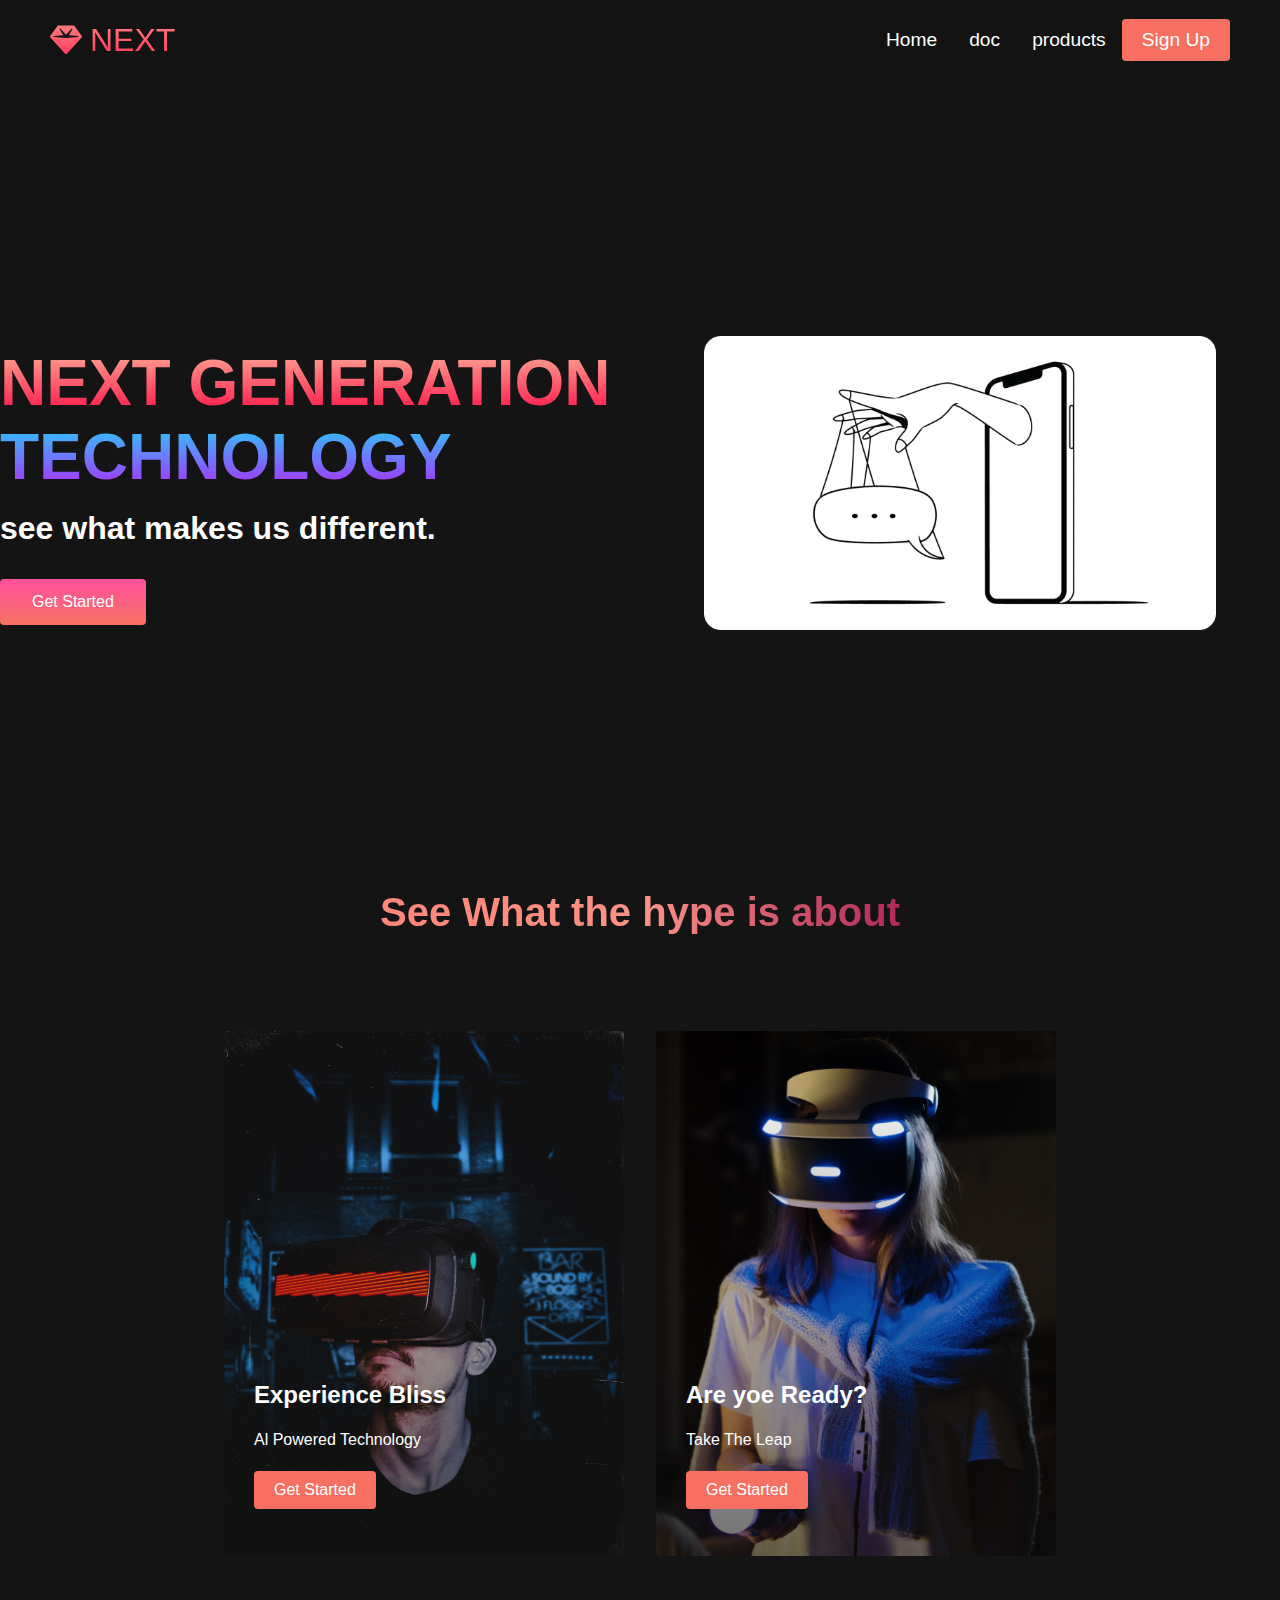
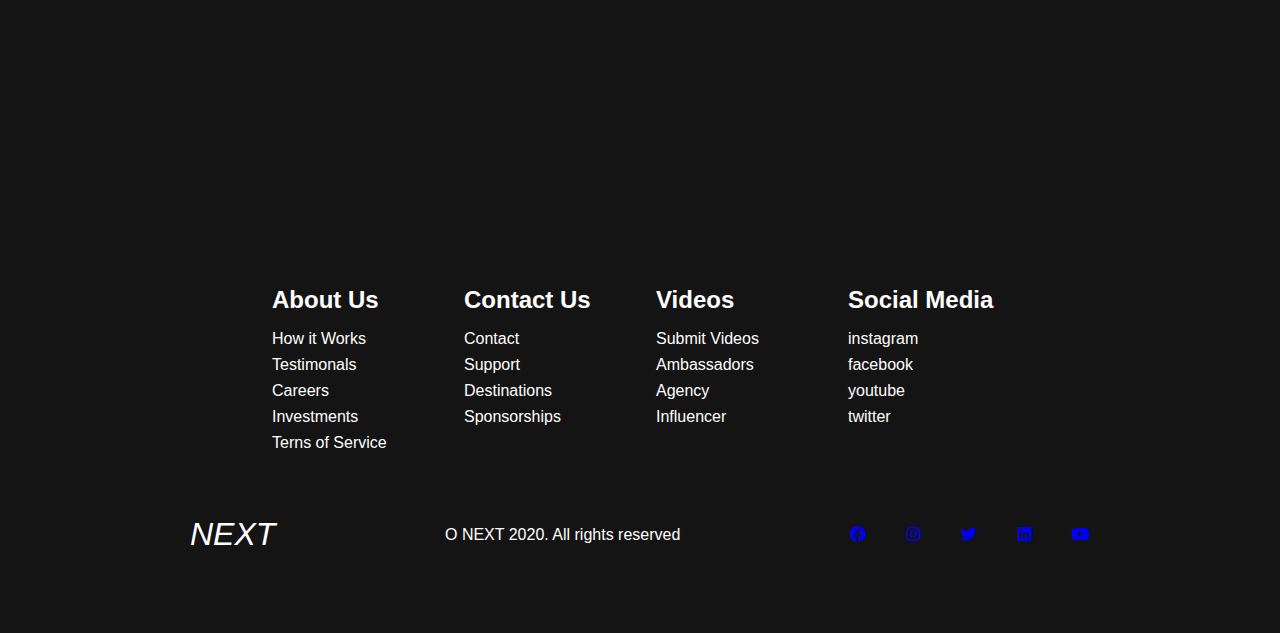
<file: index.html>
<!DOCTYPE html>
<html lang="en">
<head>
    <!-- Programmed by Mahmoud Hamdy -->
    <meta charset="UTF-8">
    <meta http-equiv="X-UA-Compatible" content="IE=edge">
    <meta name="viewport" content="width=device-width, initial-scale=1.0">
    <title>First Website</title>
    <link rel="stylesheet" href="css/stayl.css">
    <link rel="stylesheet" href="css/all.min.css">
</head>
<body>
    <nav class="navber">
        <div class="navber__container">
            <a href="" id="navber__logo"><i class="fas fa-gem"></i> NEXT</a>
            <div class="navber__toggle" id="mobile-menu">
                <span class="bar"></span>
                <span class="bar"></span>
                <span class="bar"></span>
            </div>
            <ul class="navber__menu">
                <li class="navber__item">
                    <a href="#home" class="navber__links">Home</a>
                </li>
                <li class="navber__item">
                    <a href="doc.html" class="navber__links">doc</a>
                </li>
                <li class="navber__item">
                    <a href="#footer" class="navber__links">products</a>
                </li>
                <li class="navber__btn">
                    <a href="#" class="button">Sign Up</a>
                </li>
            </ul>
        </div>
    </nav>
    <div class="main" id="home">
        <div class="main__container">
            <div class="main__content">
                <h1>NEXT GENERATION</h1>
                <h2>TECHNOLOGY</h2>
                <P>see what makes us different.</P>
                <button class="main__btn"><a href="#">Get Started</a></button>
            </div>
            <div class="main__img--container">
                <img src="images/doc.png" alt="" 
                id="main__img">
            </div>
        </div>
    </div>
    <div class="services">
        <h1>See What the hype is about</h1>
        <div class="services__container">
            <div class="services__card">
                <h2>Experience Bliss</h2>
                <p>Al Powered Technology</p>
                <button>Get Started</button>
            </div>
            <div class="services__card">
                <h2>Are yoe Ready?</h2>
                <p>Take The Leap</p>
                <button>Get Started</button>
            </div>
        </div>
    </div>
    <div class="footer__container" id="footer">
        <div class="footer__links">
            <div class="footer__links--wrapper">
                <div class="footer__links--items">
                    <h2>About Us</h2>
                    <a href="#">How it Works</a>
                    <a href="#">Testimonals</a>
                    <a href="#">Careers</a>
                    <a href="#">Investments</a>
                    <a href="#">Terns of Service</a>
                </div>
                <div class="footer__links--items">
                    <h2>Contact Us</h2>
                    <a href="#">Contact</a>
                    <a href="#">Support</a>
                    <a href="#">Destinations</a>
                    <a href="#">Sponsorships</a>
                </div>
            </div>
            <div class="footer__links--wrapper">
                <div class="footer__links--items">
                    <h2>Videos</h2>
                    <a href="#">Submit Videos</a>
                    <a href="#">Ambassadors</a>
                    <a href="#">Agency</a>
                    <a href="#">Influencer</a>
                </div>
                <div class="footer__links--items">
                    <h2>Social Media</h2>
                    <a href="#">instagram</a>
                    <a href="#">facebook</a>
                    <a href="#">youtube</a>
                    <a href="#">twitter</a>
                </div>
            </div>
        </div>
        <div class="social__media">
            <div class="social__media--wrap">
                <div class="footer__logo">
                    <a href="#" id="footer__logo">
                        <i class="fasfa-gem">NEXT</i></a>
                </div>
                <p class="website__rights">O NEXT 2020. All rights reserved</p>
                <div class="social__icons">
                    <a href="#" class="social__icons--link" target="_blank">
                        <i class="fa-brands fa-facebook"></i>
                    </a>
                    <a href="#" class="social__icons--link" target="_blank">
                        <i class="fa-brands fa-instagram"></i>
                    </a>
                    <a href="#" class="social__icons--link" target="_blank">
                        <i class="fab fa-twitter"></i>
                    </a>
                    <a href="#" class="social__icons--link" target="_blank">
                        <i class="fab fa-linkedin"></i>
                    </a>
                    <a href="#" class="social__icons--link" target="_blank">
                        <i class="fab fa-youtube"></i>
                    </a>
                </div>
            </div>
        </div>
    </div>
    <!-- logo start -->
    <div class="cont_logo hidden">
        <form class="logo_form" action="">
            <div class="te_xt">
            <h2>Login</h2>
            </div>
            <div class="cont_e">
                <label for="text">Username</label>
                <input class="input_logo" type="text" name="" required> 
                <br>
                <label for="password">Password</label>
                <input class="input_logo" type="password" name="" required>
            </div>
            <p><a href="#">Forgot password?</a></p>
            <button class="submit" type="submit">supmit</button>
        </form>
    </div>
    <!-- logo end -->
    <script src="oop.js"></script>
</body>
</html>
</file>
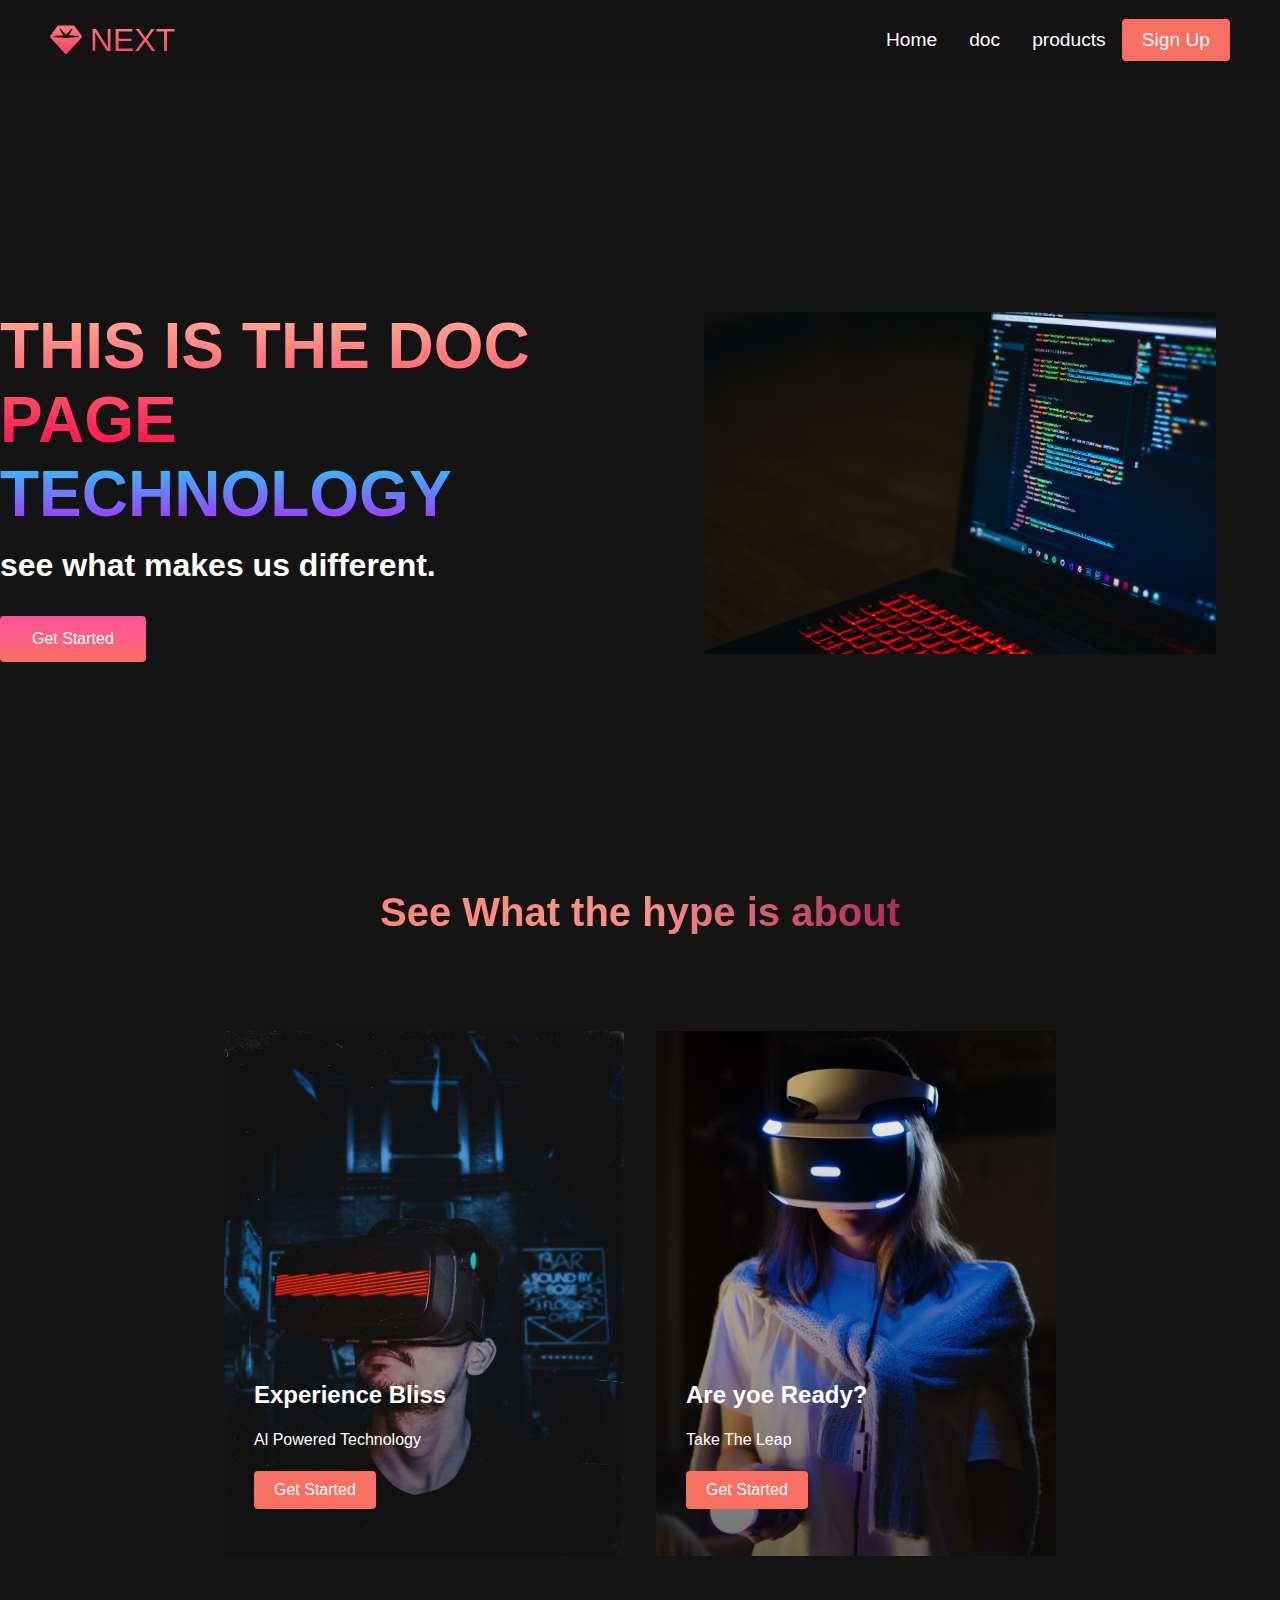
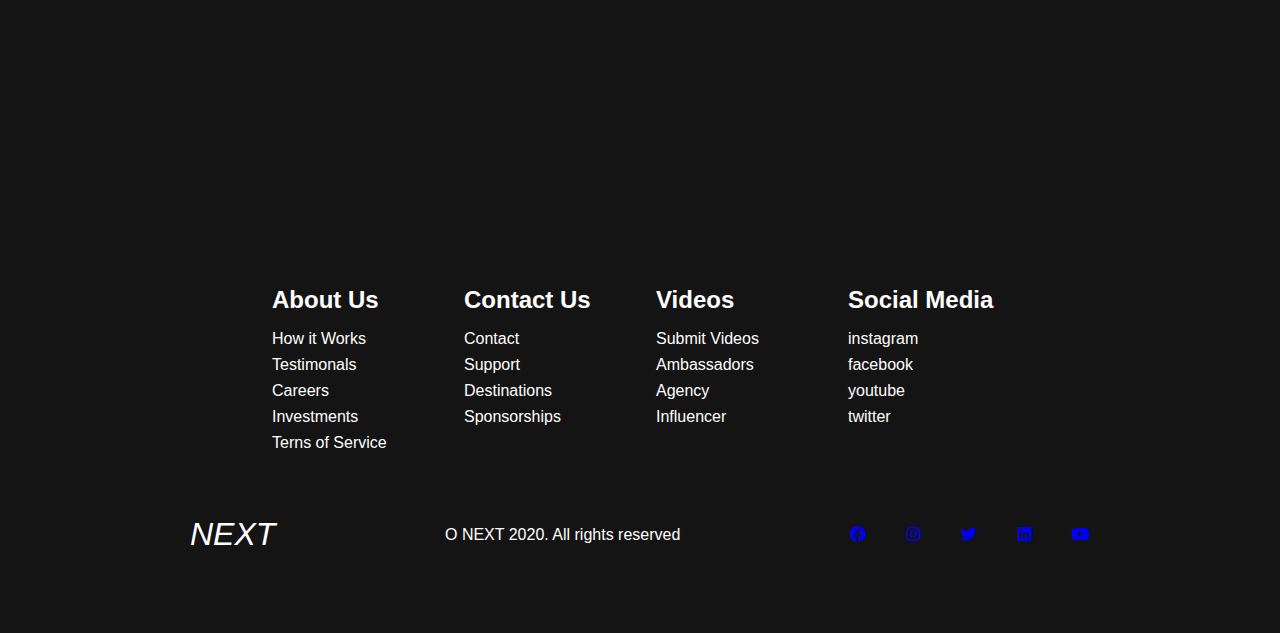
<file: doc.html>
<!DOCTYPE html>
<html lang="en">
<head>
    <meta charset="UTF-8">
    <meta http-equiv="X-UA-Compatible" content="IE=edge">
    <meta name="viewport" content="width=device-width, initial-scale=1.0">
    <title>First Website</title>
    <link rel="stylesheet" href="css/stayl.css">
    <link rel="stylesheet" href="css/all.min.css">
</head>
<body>
    <nav class="navber">
        <div class="navber__container">
            <a href="#" id="navber__logo"><i class="fas fa-gem"></i> NEXT</a>
            <div class="navber__toggle" id="mobile-menu">
                <span class="bar"></span>
                <span class="bar"></span>
                <span class="bar"></span>
            </div>
            <ul class="navber__menu">
                <li class="navber__item">
                    <a href="#home" class="navber__links">Home</a>
                </li>
                <li class="navber__item">
                    <a href="doc.html" class="navber__links">doc</a>
                </li>
                <li class="navber__item">
                    <a href="#footer" class="navber__links">products</a>
                </li>
                <li class="navber__btn">
                    <a href="#" class="button">Sign Up</a>
                </li>
            </ul>
        </div>
    </nav>
    <div class="main" id="home">
        <div class="main__container">
            <div class="main__content">
                <h1>THIS IS THE DOC PAGE</h1>
                <h2>TECHNOLOGY</h2>
                <P>see what makes us different.</P>
                <button class="main__btn"><a href="#">Get Started</a></button>
            </div>
            <div class="main__img--container">
                <img src="images/program.jpg" alt="doc" id="main__img">
            </div>
        </div>
    </div>
    <div class="services">
        <h1>See What the hype is about</h1>
        <div class="services__container">
            <div class="services__card">
                <h2>Experience Bliss</h2>
                <p>Al Powered Technology</p>
                <button>Get Started</button>
            </div>
            <div class="services__card">
                <h2>Are yoe Ready?</h2>
                <p>Take The Leap</p>
                <button>Get Started</button>
            </div>
        </div>
    </div>
    <div class="footer__container" id="footer">
        <div class="footer__links">
            <div class="footer__links--wrapper">
                <div class="footer__links--items">
                    <h2>About Us</h2>
                    <a href="#">How it Works</a>
                    <a href="#">Testimonals</a>
                    <a href="#">Careers</a>
                    <a href="#">Investments</a>
                    <a href="#">Terns of Service</a>
                </div>
                <div class="footer__links--items">
                    <h2>Contact Us</h2>
                    <a href="#">Contact</a>
                    <a href="#">Support</a>
                    <a href="#">Destinations</a>
                    <a href="#">Sponsorships</a>
                </div>
            </div>
            <div class="footer__links--wrapper">
                <div class="footer__links--items">
                    <h2>Videos</h2>
                    <a href="#">Submit Videos</a>
                    <a href="#">Ambassadors</a>
                    <a href="#">Agency</a>
                    <a href="#">Influencer</a>
                </div>
                <div class="footer__links--items">
                    <h2>Social Media</h2>
                    <a href="#">instagram</a>
                    <a href="#">facebook</a>
                    <a href="#">youtube</a>
                    <a href="#">twitter</a>
                </div>
            </div>
        </div>
        <div class="social__media">
            <div class="social__media--wrap">
                <div class="footer__logo">
                    <a href="#" id="footer__logo">
                        <i class="fasfa-gem">NEXT</i></a>
                </div>
                <p class="website__rights">O NEXT 2020. All rights reserved</p>
                <div class="social__icons">
                    <a href="#" class="social__icons--link" target="_blank">
                        <i class="fab fa-facebook"></i>
                    </a>
                    <a href="#" class="social__icons--link" target="_blank">
                        <i class="fab fa-instagram"></i>
                    </a>
                    <a href="#" class="social__icons--link" target="_blank">
                        <i class="fab fa-twitter"></i>
                    </a>
                    <a href="#" class="social__icons--link" target="_blank">
                        <i class="fab fa-linkedin"></i>
                    </a>
                    <a href="#" class="social__icons--link" target="_blank">
                        <i class="fab fa-youtube"></i>
                    </a>
                </div>
            </div>
        </div>
    </div>
    <!-- logo start -->
    <div class="cont_logo hidden">
        <form class="logo_form" action="">
            <div class="te_xt">
            <h2>Login</h2>
            </div>
            <div class="cont_e">
                <label for="text">Username</label>
                <input class="input_logo" type="text" name="" required> 
                <br>
                <label for="password">Password</label>
                <input class="input_logo" type="password" name="" required>
            </div>
            <p><a href="#">Forgot password?</a></p>
            <button class="submit" type="submit">supmit</button>
        </form>
    </div>
    <!-- logo end -->
    <script src="oop.js"></script>
</body>
</html>
</file>
<file: css/stayl.css>
*{
    box-sizing: border-box;
    margin: 0;
    padding: 0;
    font-family: 'Kumbh Sans', sans-serif;
}

::-webkit-scrollbar {
    width: 15px;
}
::-webkit-scrollbar-track {
    background: #ddd;
}
::-webkit-scrollbar-thumb {
    background:  linear-gradient(to top, #ff0844 0%, #ffb199 100%);
    border-radius: 7px;
}

.navber{
    background-color: #131313;
    height: 80px;
    display: flex;
    justify-content: center;
    align-items: baseline;
    font-size: 1.2rem;
    position: sticky;
    top: 0;
    z-index: 99;
}

.navber__container {
    display: flex;
    justify-content: space-between;
    height: 80px;
    z-index: 1;
    width: 100%;
    max-width: 1300px;
    margin: 0 auto;
    padding: 0 50px;
}

#navber__logo {
    background-color: #ff8177;
    background-image: linear-gradient(to top, #ff0844 0%, #ffb199 
    100%);
    background-size: 100%;
    -moz-background-clip: text;
    -webkit-background-clip: text;
    -webkit-text-fill-color: transparent;
    -moz-text-fill-color: transparent;
    display: flex;
    align-items: center;
    cursor: pointer;
    text-decoration: none;
    font-size: 2rem;
}

.fa-gem {
    margin-right: 0.5rem;
}

.navber__menu {
    display: flex;
    align-items: center;
    list-style: none;
    text-align: center;
}

.navber__item {
    height: 80px;
}

.navber__links {
    color: #fff;
    display: flex;
    align-items: center;
    justify-content: center;
    text-decoration: none;
    padding: 0 1rem;
    height: 100%;
}

.navber__btu {
    display: flex;
    justify-content: center;
    align-items: center;
    padding: 0 1rem;
    width: 100%;
}

.button {
    display: flex;
    justify-content: center;
    align-items: center;
    text-decoration: none;
    padding: 10px 20px;
    height: 100%;
    width: 100%;
    border: none;
    outline: none;
    border-radius: 4px;
    background: #f77062;
    color: #fff;
}

.button:hover {
    background: #4837ff;
    transition: all 0.3s ease;
}

.navber__links:hover {
    color: #f77062;
    transition: all 0.3s ease;
}

@media (max-width: 960px) {
    .navber__container {
        display: flex;
        justify-content: space-between;
        height: 80px;
        z-index: 1;
        width: 100%;
        /* max-width: 130px; */
        padding: 0;
    }

    .navber__menu {
        display: grid;
        grid-template-columns: auto;
        margin: 0;
        width: 100%;
        position: absolute;
        top: -1000px;
        opacity: 0;
        transition: all 0.5s ease;
        height: 50vh;
        z-index: -1;
    }

    .navber__menu.active {
        background: #131313;
        top: 100%;
        opacity: 1;
        transition: all 0.5s ease;
        z-index: 9;
        height: 50vh;
        font-size: 1.6rem;
    }

    #navber__toggle .bar {
        padding-left: 25px;
    }

    .navber__toggle .bar {
        width: 25px;
        height: 3px;
        margin: 5px auto;
        transition: all 0.3s ease-in-out;
        background: #fff;
    }

    .navber__item {
        width: 100%;
    }

    .navber__links {
        text-align: center;
        padding: 2rem;
        width: 100%;
        display: table;
    }

    #mobile-menu {
        position: absolute;
        top: 20%;
        right: 5%;
        transform: translate(5%, 20%);
    }

    .navber__btu {
        padding-bottom: 2rem;
    }

    .button {
        display: flex;
        justify-content: center;
        align-items: center;
        width: 80%;
        height: 80px;
        margin: auto;
    }

    .navber__toggle .bar {
        display: block;
        cursor: pointer;
    }

    #mobile-menu.is-active .bar:nth-child(2) {
        opacity: 0;
    }

    #mobile-menu.is-active .bar:nth-child(1) {
        transform: translateY(8px) rotate(45deg);
    }
    #mobile-menu.is-active .bar:nth-child(3) {
        transform: translateY(-8px) rotate(-45deg);
    }

}

.main {
    background-color: #141414;
}

.main__container {
    display: grid;
    grid-template-columns: 1fr 1fr;
    align-items: center;
    justify-self: center;
    margin: 0 auto;
    height: 90vh;
    background-color: #141414;
    z-index: 1;
    width: 100%;
    max-width: 1300px;
    padding: 0;
}

.main__content h1 {
    background-color: #ff8177;
    background-image: linear-gradient(to top, #ff0844 0%, #ffb199 
    100%);
    background-size: 100%;
    -moz-background-clip: text;
    -webkit-background-clip: text;
    -webkit-text-fill-color: transparent;
    -moz-text-fill-color: transparent;
    font-size: 4rem;
}

.main__content h2 {
    background-color: #ff8177;
    background-image: linear-gradient(to top, #b721ff 0%, #21d4fd 
    100%);
    background-size: 100%;
    -moz-background-clip: text;
    -webkit-background-clip: text;
    -webkit-text-fill-color: transparent;
    -moz-text-fill-color: transparent;
    font-size: 4rem;
}

.main__content p {
    margin-top: 1rem;
    font-size: 2rem;
    font-weight: 700;
    color: #fff;
}

.main__btn {
    font-size: 1rem;
    background-image: linear-gradient(to top, #f77062 0%, #fe519d 
    100%);
    padding: 14px 32px;
    border: none;
    border-radius: 4px;
    color: #fff;
    margin-top: 2rem;
    cursor: pointer;
    position: relative;
    transition: all 0.35s;
    outline: none;
}

.main__btn a {
    position: relative;
    z-index: 2;
    color: #fff;
    text-decoration: none;
}

.main__btn::after {
    position: absolute;
    content: "";
    top: 0;
    left: 0;
    width: 0;
    height: 100%;
    background: #4837ff;
    transition: all 0.35s;
    border-radius: 4px;
}

.main__btn:hover {
    color: #fff;
}

.main__btn:hover::after {
    width: 100%;
}

.main__img--container {
    text-align: center;
}

#main__img {
    height: 80%;
    width: 80%;
}

@media screen and (max-width: 768px) {
    .main__container {
        display: grid;
        grid-template-columns: auto;
        align-items: center;
        justify-content: center;
        width: 100%;
        margin: 0 auto;
        height: 90vh;
    }

    .main__content {
        text-align: center;
        margin-bottom: 4rem;
    }

    .main__content h1 {
        font-size: 2.5rem;
        margin-top: 2rem;
    }
    .main__content h2 {
        font-size: 2.5rem;
    }

    .main__content p {
        margin-top: 1rem;
        font-size: 1.5rem;
    }
}

@media screen and (max-width: 480px) {
    .main__content h1 {
        font-size: 2rem;
        margin-top: 3rem;
    }
    .main__content h2 {
        font-size: 2rem;
    }

    .main__content p {
        margin-top: 2rem;
        font-size: 1.5rem;
    }

    .main__btn {
        padding: 12px 36px;
        margin: 2.5rem 0;
    }
}

.services {
    background: #141414;
    display: flex;
    flex-direction: column;
    align-items: center;
    height: 100vh;
}

.services h1 {
    background-color: #ff8177;
    background-image: linear-gradient(to right, #ff8177 0%, #ff867a 0%,
    #ff8c7f 21%, #f99185 52%, #cf556c 78%, #b12a5b 100%);
    background-size: 100%;
    margin-bottom: 5rem;
    font-size: 2.5rem;
    -moz-background-clip: text;
    -webkit-background-clip: text;
    -webkit-text-fill-color: transparent;
    -moz-text-fill-color: transparent;
}

.services__container {
    display: flex;
    justify-content: center;
    flex-wrap: wrap;
}

.services__card {
    margin: 1rem;
    height: 525px;
    width: 400px;
    border-radius: 4px;
    background-image: linear-gradient(to bottom, rgba(0,0,0,0) 0%,
    rgba(17,17,17,0.6) 100%),
    url('../images/playng.jpg');
    background-size: cover;
    position: relative;
    color: #fff;
}

.services__card:nth-child(2) {
    background-image: linear-gradient(to bottom, rgba(0,0,0,0) 0%,
    rgba(17,17,17,0.6) 100%), 
    url('../images/play.jpg');
}

.services h2 {
    position: absolute;
    top: 350px;
    left: 30px;
}

.services__card p {
    position: absolute;
    top: 400px;
    left: 30px;
}

.services__card button {
    color: #fff;
    padding: 10px 20px;
    border: none;
    outline: none;
    border-radius: 4px;
    background: #f77062;
    position: absolute;
    top: 440px;
    left: 30px;
    font-size: 1rem;
    cursor: pointer;
}

.services__card:hover {
    cursor: pointer;
    transform: scale(1.075);
    transition: 0.2s ease-in;
}

@media screen and (max-width: 960px) {
    .services {
        height: 1600px;
    }
    .services h1 {
        font-size: 2rem;
        margin-top: 12rem;
    }
}
@media screen and (max-width: 480px) {
    .services {
        height: 1400px;
    }
    .services h1 {
        font-size: 1.2rem;
    }
    .services__card {
        width: 300px;
    }
}

.footer__container {
    background-color: #141414;
    padding: 5rem 0;
    display: flex;
    flex-direction: column;
    justify-content: center;
    align-items: center;
}

#footer__logo {
    color: #fff;
    display: flex;
    align-items: center;
    cursor: pointer;
    text-decoration: none;
    font-size: 2rem;
}

.footer__links {
    width: 100%;
    max-width: 1000px;
    display: flex;
    justify-content: center;
}

.footer__links--wrapper {
    display: flex;
}

.footer__links--items {
    display: flex;
    flex-direction: column;
    margin: 16px;
    text-align: left;
    width: 160px;
    box-sizing: border-box;
}

.footer__links--items h2 {
    margin-bottom: 16px;
}

.footer__links--items > h2 {
    color: #fff;
}

.footer__links--items a {
    color: #fff;
    text-decoration: none;
    margin-bottom: 0.5rem;
}

.footer__links--items a:hover {
    color: #e9e9e9;
    transition: 0.3s ease-out;
}

.social__icon--link {
    color: #fff;
    font-size: 24px;
}

.social__media {
    max-width: 1000px;
    width: 100%;
}

.social__media--wrap {
    display: flex;
    justify-content: space-between;
    align-items: center;
    width: 90%;
    max-width: 1000px;
    margin: 40px auto 0 auto;
}

.social__icons {
    display: flex;
    justify-content: space-between;
    align-items: center;
    width: 240px;
}

.social__logo {
    color: #fff;
    justify-self: flex-start;
    margin-left: 20px;
    cursor: pointer;
    text-decoration: none;
    font-size: 2rem;
    display: flex;
    align-items: center;
    margin-bottom: 16px;
}

.website__rights {
    color: #fff;
}

@media screen and (max-width: 820px) {
    .footer__links {
        padding-top: 2rem;
    }
    #footer__logo {
        margin-bottom: 2rem;
    }
    .website__rights {
        margin-bottom: 2rem;
    }
    .footer__links--wrapper {
        flex-direction: column;
    }
    .social__media--wrap {
        flex-direction: column;
    }
}

@media screen and (max-width: 480px) {
    .footer__links--items {
        margin: 0;
        padding: 10px;
        width: 100%;
    }
}

.hidden {
    display: none;
}
/* logo start  */
.cont_logo {
    position: absolute;
    top: 50%;
    left: 50%;
    transform: translate(-50% , -50%);
}

.logo_form {
    background: #000000de;
    box-shadow: 0 15px 25px rgba(0, 0, 0, .6);
    color: #fff;
    padding: 20px;
    border-radius: 10px;
}

.te_xt {
    text-align: center;
    margin-bottom: 45px;
}

.te_xt h2 {
    font-size: 25px;
}

.cont_e {
    margin-bottom: 20px;
    display: flex;
    flex-direction: column;
    width: 240px;
}

.input_logo {
    border: none;
    background: transparent;
    border-bottom: 1px solid #fff;
    outline: none;
    color: #fff;
}

.input_logo:focus {
    padding: 3px;
}

.submit {
    background: transparent;
    padding: 10px 20px;
    border: none;
    color: #03e9f4;
    cursor: pointer;
    font-size: 16px;
    text-transform: uppercase;
    overflow: hidden;
    transition: .5s;
    letter-spacing: 2px;
    border-radius: 2px;
}

.submit:hover {
    box-shadow: 0 0 5px #03e9f4,
    0 0 25px #03e9f4,
    0 0 50px #03e9f4,
    0 0 100px #03e9f4;
    border-radius: 5px;
    background: #03e9f4;
    color: #fff;
}

.cont_logo .logo_form p {
    padding: 0px 0px 25px 0px;
}

.cont_logo .logo_form p a {
    text-decoration: none;
}
/* logo end */
</file>
